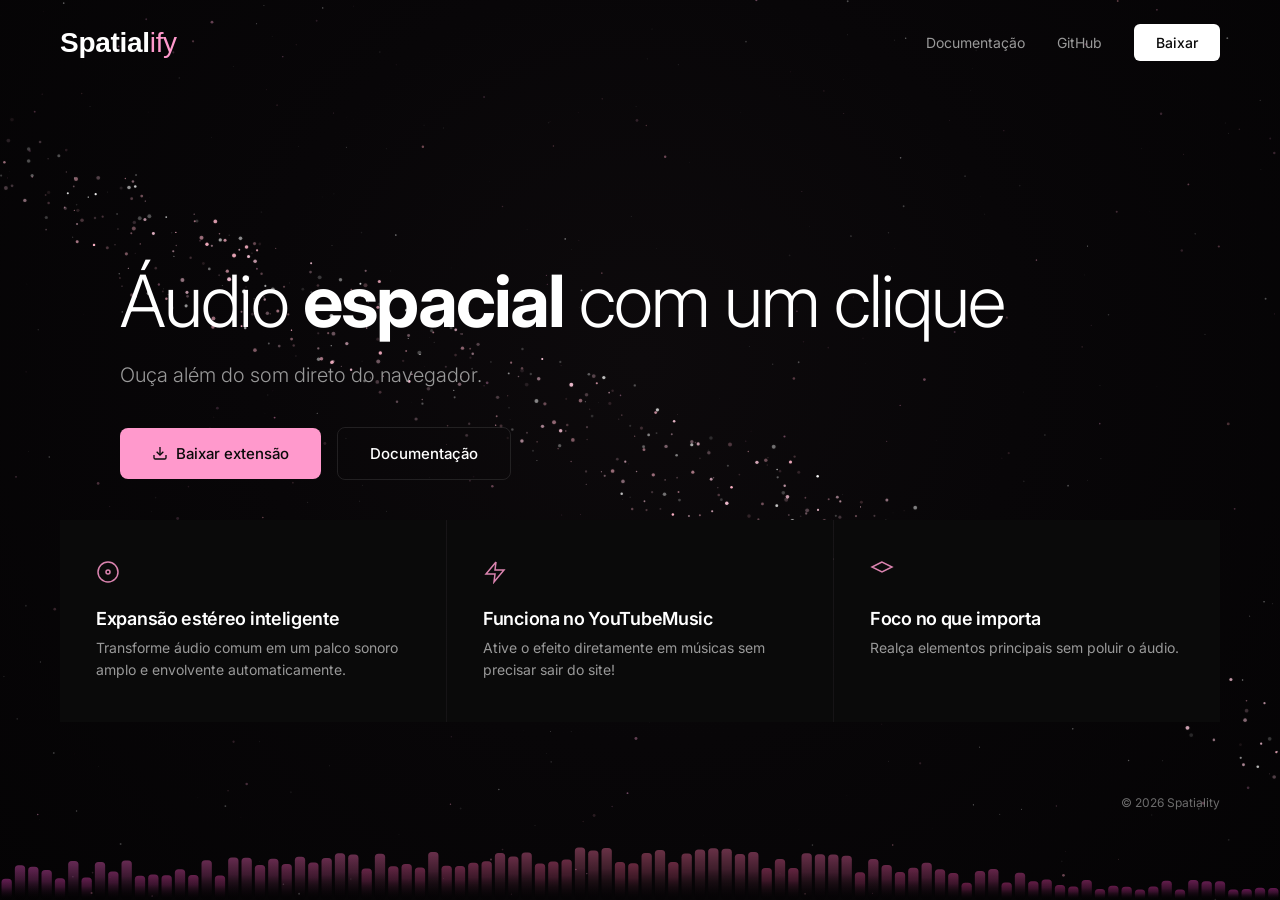
<file: index.html>
<!DOCTYPE html>
<html lang="pt-BR">
<head>
<meta charset="UTF-8">
<meta name="viewport" content="width=device-width, initial-scale=1.0">
<title>Spatiality</title>
<link rel="icon" type="image/png" href="assets/logonav.png">

<!-- Fonts -->
<link rel="preconnect" href="https://fonts.googleapis.com">
<link rel="preconnect" href="https://fonts.gstatic.com" crossorigin>
<link href="https://fonts.googleapis.com/css2?family=Inter:wght@300;400;500;600;700&display=swap" rel="stylesheet">
<link href="https://api.fontshare.com/v2/css?f[]=clash-display@400,500,600,700&display=swap" rel="stylesheet">

<link rel="stylesheet" href="css/style.css">
</head>

<body>

    <canvas class="space-bg" id="spaceBg"></canvas>

    <div class="wrapper">
        <header class="header">
            <a href="#" class="logo">Spatial<span>ify</span></a>
            <nav class="nav">
                <a href="docs.html" class="nav-link">Documentação</a>
                <a href="https://github.com/YasminBevilaqua/Spatialify" class="nav-link" target="_blank">GitHub</a>
                <a href="https://addons.mozilla.org/en-US/firefox/addon/spatialify/" class="nav-btn" target="_blank">Baixar</a>
            </nav>
        </header>

        <div class="main-content">
            <section class="hero">
                <h1 class="hero-title">
                    Áudio <strong>espacial</strong> com um clique
                </h1>
                <p class="hero-desc">
                    Ouça além do som direto do navegador. 
                </p>
                <div class="hero-actions">
                    <a href="https://addons.mozilla.org/en-US/firefox/addon/spatialify/" class="btn btn-primary" target="_blank">
                        <svg width="16" height="16" viewBox="0 0 24 24" fill="none" stroke="currentColor" stroke-width="2">
                            <path d="M21 15v4a2 2 0 01-2 2H5a2 2 0 01-2-2v-4"/>
                            <polyline points="7 10 12 15 17 10"/>
                            <line x1="12" y1="15" x2="12" y2="3"/>
                        </svg>
                        Baixar extensão
                    </a>
                    <a href="docs.html" class="btn btn-ghost">
                        Documentação
                    </a>
                </div>
            </section>

            <div class="features">
                <div class="feature">
                    <svg class="feature-icon" viewBox="0 0 24 24" fill="none" stroke="currentColor" stroke-width="1.5">
                        <circle cx="12" cy="12" r="10"/>
                        <circle cx="12" cy="12" r="2"/>
                    </svg>
                    <h3 class="feature-title">Expansão estéreo inteligente</h3>
                    <p class="feature-desc">Transforme áudio comum em um palco sonoro amplo e envolvente automaticamente.</p>
                </div>
                <div class="feature">
                    <svg class="feature-icon" viewBox="0 0 24 24" fill="none" stroke="currentColor" stroke-width="1.5">
                        <polyline points="13 2 3 14 12 14 11 22 21 10 12 10 13 2"/>
                    </svg>
                    <h3 class="feature-title">Funciona no YouTubeMusic</h3>
                    <p class="feature-desc">Ative o efeito diretamente em músicas sem precisar sair do site!</p>
                </div>
                <div class="feature">
                    <svg class="feature-icon" viewBox="0 0 24 24" fill="none" stroke="currentColor" stroke-width="1.5">
                        <path d="M12 2L2 7l10 5 10-5-10-5z"/>
                    </svg>
                    <h3 class="feature-title">Foco no que importa</h3>
                    <p class="feature-desc">Realça elementos principais sem poluir o áudio.</p>
                </div>
            </div>
        </div>
    </div>

    <div class="copyright">© 2026 Spatiality</div>

    <div class="viz-footer">
        <canvas id="viz"></canvas>
    </div>

    <script defer>
        (function() {
            "use strict";

            // ================================================================
            // FUNDO ESPACIAL - ADAPTADO PARA AS CORES DO SITE (#ff99cc)
            // ================================================================
            const spaceCanvas = document.getElementById('spaceBg');
            const ctx = spaceCanvas.getContext('2d');
            let spaceTime = 0;
            let spaceAnimationFrame = null;
            
            const BG_STARS = 400;
            const MILKY_WAY_STARS = 600;
            
            // Estrelas de fundo
            const bgStars = [];
            for (let i = 0; i < BG_STARS; i++) {
                bgStars.push({
                    x: Math.random(),
                    y: Math.random(),
                    size: Math.random() * 0.8 + 0.2,
                    alpha: Math.random() * 0.4 + 0.1,
                    twinkleSpeed: 0.01 + Math.random() * 0.02,
                    twinklePhase: Math.random() * Math.PI * 2,
                    color: Math.random() > 0.85 ? [255, 153, 204] : [255, 255, 255]
                });
            }
            
            // Via Láctea
            const milkyWayStars = [];
            for (let i = 0; i < MILKY_WAY_STARS; i++) {
                const t = Math.random();
                const spread = (Math.random() - 0.5) * 0.25;
                const x = t + spread * 0.8;
                const y = t * 0.6 + 0.2 + spread;
                
                if (x >= 0 && x <= 1 && y >= 0 && y <= 1) {
                    milkyWayStars.push({
                        x: x,
                        y: y,
                        baseX: x,
                        baseY: y,
                        size: Math.random() * 1.5 + 0.5,
                        alpha: Math.random() * 0.7 + 0.3,
                        twinkleSpeed: 0.015 + Math.random() * 0.025,
                        twinklePhase: Math.random() * Math.PI * 2,
                        driftSpeed: 0.0002 + Math.random() * 0.0003,
                        driftPhase: Math.random() * Math.PI * 2,
                        color: Math.random() > 0.6 ? [255, 200, 220] :
                               Math.random() > 0.4 ? [255, 180, 200] :
                               [255, 255, 255]
                    });
                }
            }
            
            // Poeira cósmica
            const cosmicDust = [];
            for (let i = 0; i < 150; i++) {
                cosmicDust.push({
                    x: Math.random(),
                    y: Math.random(),
                    vx: (Math.random() - 0.5) * 0.0003,
                    vy: (Math.random() - 0.5) * 0.0003,
                    size: Math.random() * 1.2 + 0.3,
                    alpha: Math.random() * 0.4 + 0.15,
                    hue: 320 + Math.random() * 30
                });
            }

            function resizeSpaceCanvas() {
                spaceCanvas.width = window.innerWidth;
                spaceCanvas.height = window.innerHeight;
            }
            window.addEventListener('resize', resizeSpaceCanvas);
            resizeSpaceCanvas();

            function drawSpace() {
                const w = spaceCanvas.width;
                const h = spaceCanvas.height;
                
                if (w === 0 || h === 0) {
                    spaceAnimationFrame = requestAnimationFrame(drawSpace);
                    return;
                }
                
                // Fundo escuro com tom rosado
                const bgGrad = ctx.createRadialGradient(w * 0.5, h * 0.4, 0, w * 0.5, h * 0.4, Math.max(w, h));
                bgGrad.addColorStop(0, '#0d0a0c');
                bgGrad.addColorStop(0.3, '#080608');
                bgGrad.addColorStop(0.7, '#040304');
                bgGrad.addColorStop(1, '#010101');
                ctx.fillStyle = bgGrad;
                ctx.fillRect(0, 0, w, h);
                
                // Via Láctea com tons rosados
                milkyWayStars.forEach(star => {
                    star.driftPhase += star.driftSpeed;
                    const driftX = Math.cos(star.driftPhase) * 0.008;
                    const driftY = Math.sin(star.driftPhase * 0.7) * 0.005;
                    
                    const sx = (star.baseX + driftX) * w;
                    const sy = (star.baseY + driftY) * h;
                    
                    const twinkle = Math.sin(spaceTime * star.twinkleSpeed + star.twinklePhase);
                    const currentAlpha = star.alpha * (0.6 + twinkle * 0.4);
                    
                    const [r, g, b] = star.color;
                    
                    const glowSize = star.size * 2;
                    const glow = ctx.createRadialGradient(sx, sy, 0, sx, sy, glowSize);
                    glow.addColorStop(0, `rgba(${r}, ${g}, ${b}, ${currentAlpha * 0.3})`);
                    glow.addColorStop(1, 'transparent');
                    ctx.fillStyle = glow;
                    ctx.beginPath();
                    ctx.arc(sx, sy, glowSize, 0, Math.PI * 2);
                    ctx.fill();
                    
                    ctx.fillStyle = `rgba(${r}, ${g}, ${b}, ${currentAlpha})`;
                    ctx.beginPath();
                    ctx.arc(sx, sy, star.size, 0, Math.PI * 2);
                    ctx.fill();
                });
                
                // Estrelas de fundo
                bgStars.forEach(star => {
                    const twinkle = Math.sin(spaceTime * star.twinkleSpeed + star.twinklePhase);
                    const currentAlpha = star.alpha * (0.5 + twinkle * 0.5);
                    const sx = star.x * w;
                    const sy = star.y * h;
                    
                    const [r, g, b] = star.color;
                    ctx.fillStyle = `rgba(${r}, ${g}, ${b}, ${currentAlpha})`;
                    ctx.beginPath();
                    ctx.arc(sx, sy, star.size, 0, Math.PI * 2);
                    ctx.fill();
                });
                
                // Poeira cósmica rosada
                cosmicDust.forEach(p => {
                    p.x += p.vx;
                    p.y += p.vy;
                    
                    if (p.x < 0) p.x = 1;
                    if (p.x > 1) p.x = 0;
                    if (p.y < 0) p.y = 1;
                    if (p.y > 1) p.y = 0;
                    
                    const px = p.x * w;
                    const py = p.y * h;
                    
                    ctx.fillStyle = `hsla(${p.hue}, 40%, 65%, ${p.alpha})`;
                    ctx.beginPath();
                    ctx.arc(px, py, p.size, 0, Math.PI * 2);
                    ctx.fill();
                });
                
                spaceTime += 0.016;
                spaceAnimationFrame = requestAnimationFrame(drawSpace);
            }
            drawSpace();

            // ================================================================
            // VISUALIZADOR DE BARRINHAS
            // ================================================================
            const canvas = document.getElementById("viz");
            let vizAnimationFrame = null;
            
            const BARS = 96;
            let phases = new Array(BARS).fill(0).map(() => Math.random() * Math.PI * 2);
            let smoothValues = new Array(BARS).fill(0.3);
            
            let timeViz = 0;
            
            if (!CanvasRenderingContext2D.prototype.roundRect) {
                CanvasRenderingContext2D.prototype.roundRect = function(x, y, w, h, r) {
                    if (w < 2 * r) r = w / 2;
                    if (h < 2 * r) r = h / 2;
                    this.moveTo(x + r, y);
                    this.lineTo(x + w - r, y);
                    this.quadraticCurveTo(x + w, y, x + w, y + r);
                    this.lineTo(x + w, y + h - r);
                    this.quadraticCurveTo(x + w, y + h, x + w - r, y + h);
                    this.lineTo(x + r, y + h);
                    this.quadraticCurveTo(x, y + h, x, y + h - r);
                    this.lineTo(x, y + r);
                    this.quadraticCurveTo(x, y, x + r, y);
                    return this;
                };
            }

            function drawViz() {
                if (!canvas) return;
                
                const ctxViz = canvas.getContext('2d');
                const W = canvas.offsetWidth;
                const H = canvas.offsetHeight;

                if (W === 0 || H === 0) {
                    vizAnimationFrame = requestAnimationFrame(drawViz);
                    return;
                }

                if (canvas.width !== W || canvas.height !== H) {
                    canvas.width = W;
                    canvas.height = H;
                }

                ctxViz.clearRect(0, 0, W, H);
                
                timeViz += 0.02;
                const barWidth = W / BARS;

                for (let i = 0; i < BARS; i++) {
                    const t = i / (BARS - 1);
                    
                    const centerDist = Math.abs(t - 0.5) * 2;
                    const baseShape = Math.exp(-centerDist * centerDist * 2.5) * 0.5;
                    
                    const wave1 = Math.sin(timeViz * 1.5 + t * 4) * 0.2;
                    const wave2 = Math.sin(timeViz * 2.5 + i * 0.3 + phases[i]) * 0.15;
                    const wave3 = Math.cos(timeViz * 1.8 + t * 6) * 0.1;
                    
                    let targetValue = 0.2 + baseShape + wave1 + wave2 + wave3;
                    
                    targetValue = Math.max(0.15, Math.min(0.8, targetValue));
                    
                    const diff = targetValue - smoothValues[i];
                    smoothValues[i] += diff * 0.08;
                    
                    const value = smoothValues[i];
                    const barHeight = value * H * 0.85;
                    
                    const x = i * barWidth;
                    
                    const hue = 315 + (1 - centerDist) * 25;
                    const saturation = 65;
                    const lightness = 48 + value * 22;
                    
                    const gradient = ctxViz.createLinearGradient(0, H - barHeight, 0, H);
                    gradient.addColorStop(0, `hsla(${hue}, ${saturation}%, ${lightness}%, 0.9)`);
                    gradient.addColorStop(0.4, `hsla(${hue}, ${saturation - 8}%, ${lightness - 4}%, 0.55)`);
                    gradient.addColorStop(1, 'transparent');
                    
                    ctxViz.fillStyle = gradient;
                    
                    const gap = 3;
                    const w = Math.max(2, barWidth - gap);
                    const bx = x + gap / 2;
                    const by = H - barHeight;
                    const radius = Math.min(4, w * 0.35);
                    
                    ctxViz.beginPath();
                    ctxViz.roundRect(bx, by, w, barHeight, radius);
                    ctxViz.fill();
                }

                vizAnimationFrame = requestAnimationFrame(drawViz);
            }
            
            drawViz();

            window.addEventListener('beforeunload', () => {
                if (spaceAnimationFrame) cancelAnimationFrame(spaceAnimationFrame);
                if (vizAnimationFrame) cancelAnimationFrame(vizAnimationFrame);
            });
        })();
    </script>

</body>
</html>
</file>
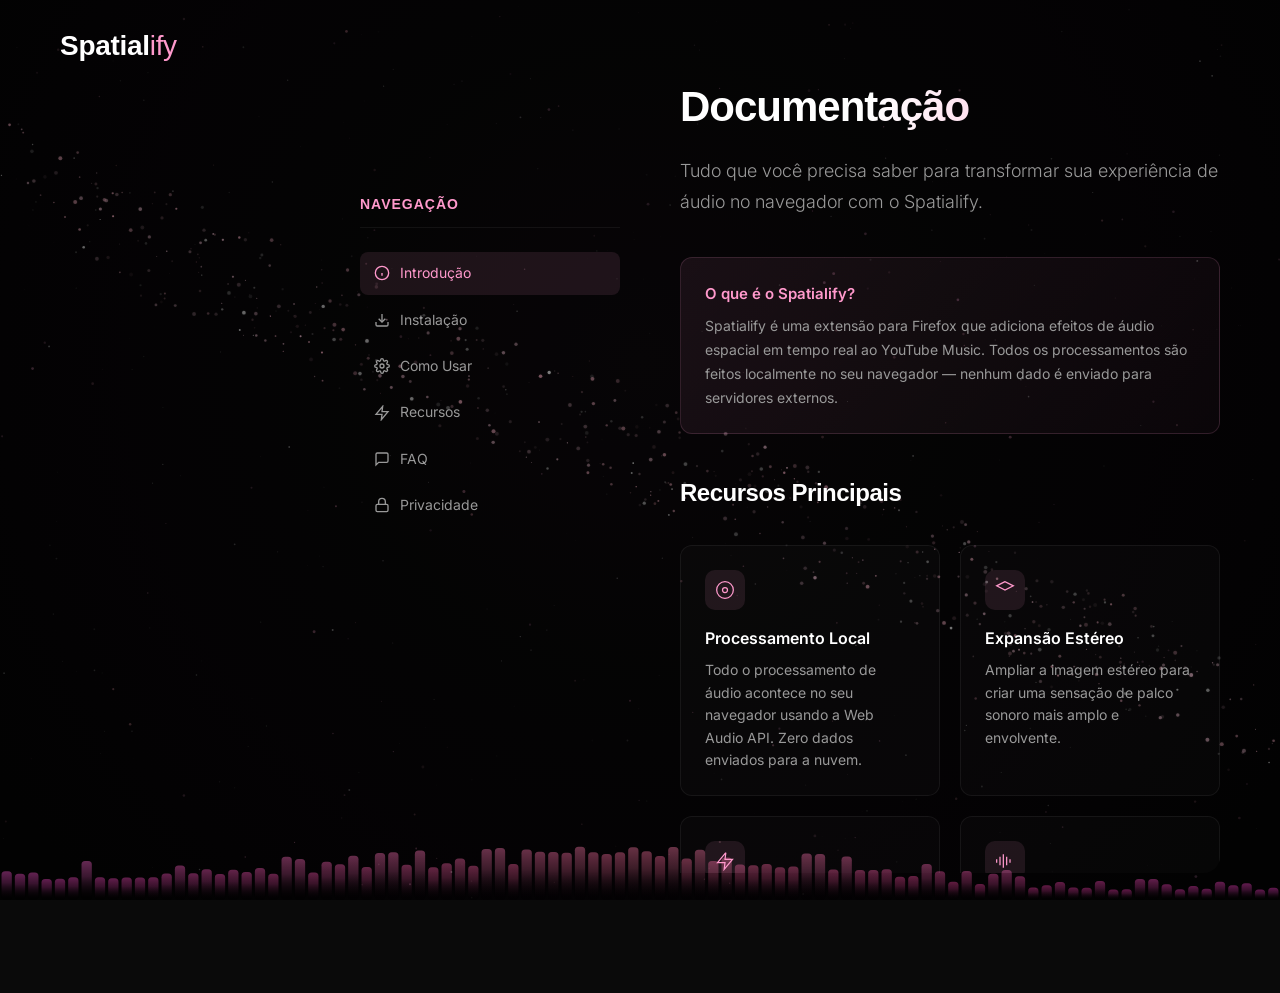
<file: docs.html>
<!DOCTYPE html>
<html lang="pt-BR">
<head>
<meta charset="UTF-8">
<meta name="viewport" content="width=device-width, initial-scale=1.0">
<title>Spatialify · Documentação</title>
<link rel="icon" type="image/png" href="assets/logonav.png">

<!-- Fonts -->
<link rel="preconnect" href="https://fonts.googleapis.com">
<link rel="preconnect" href="https://fonts.gstatic.com" crossorigin>
<link href="https://fonts.googleapis.com/css2?family=Inter:wght@300;400;500;600;700&display=swap" rel="stylesheet">
<link href="https://api.fontshare.com/v2/css?f[]=clash-display@400,500,600,700&display=swap" rel="stylesheet">

<link rel="stylesheet" href="css/docs.css">
</head>

<body>
    <canvas class="space-bg" id="spaceBg"></canvas>

    <div class="wrapper">
        <header class="header">
            <a href="index.html" class="logo">Spatial<span>ify</span></a>
        </header>

        <div class="main-content">
            <div class="doc-container">
                <!-- Sidebar -->
                <aside class="doc-sidebar">
                    <div class="sidebar-title">Navegação</div>
                    <nav class="sidebar-nav">
                        <a href="#introducao" class="sidebar-link active">
                            <svg width="16" height="16" viewBox="0 0 24 24" fill="none" stroke="currentColor" stroke-width="2">
                                <circle cx="12" cy="12" r="10"/>
                                <path d="M12 16v-4M12 8h.01"/>
                            </svg>
                            Introdução
                        </a>
                        <a href="#instalacao" class="sidebar-link">
                            <svg width="16" height="16" viewBox="0 0 24 24" fill="none" stroke="currentColor" stroke-width="2">
                                <path d="M21 15v4a2 2 0 01-2 2H5a2 2 0 01-2-2v-4"/>
                                <polyline points="7 10 12 15 17 10"/>
                                <line x1="12" y1="15" x2="12" y2="3"/>
                            </svg>
                            Instalação
                        </a>
                        <a href="#uso" class="sidebar-link">
                            <svg width="16" height="16" viewBox="0 0 24 24" fill="none" stroke="currentColor" stroke-width="2">
                                <circle cx="12" cy="12" r="3"/>
                                <path d="M19.4 15a1.65 1.65 0 00.33 1.82l.06.06a2 2 0 010 2.83 2 2 0 01-2.83 0l-.06-.06a1.65 1.65 0 00-1.82-.33 1.65 1.65 0 00-1 1.51V21a2 2 0 01-2 2 2 2 0 01-2-2v-.09A1.65 1.65 0 009 19.4a1.65 1.65 0 00-1.82.33l-.06.06a2 2 0 01-2.83 0 2 2 0 010-2.83l.06-.06a1.65 1.65 0 00.33-1.82 1.65 1.65 0 00-1.51-1H3a2 2 0 01-2-2 2 2 0 012-2h.09A1.65 1.65 0 004.6 9a1.65 1.65 0 00-.33-1.82l-.06-.06a2 2 0 010-2.83 2 2 0 012.83 0l.06.06a1.65 1.65 0 001.82.33H9a1.65 1.65 0 001-1.51V3a2 2 0 012-2 2 2 0 012 2v.09a1.65 1.65 0 001 1.51 1.65 1.65 0 001.82-.33l.06-.06a2 2 0 012.83 0 2 2 0 010 2.83l-.06.06a1.65 1.65 0 00-.33 1.82V9a1.65 1.65 0 001.51 1H21a2 2 0 012 2 2 2 0 01-2 2h-.09a1.65 1.65 0 00-1.51 1z"/>
                            </svg>
                            Como Usar
                        </a>
                        <a href="#recursos" class="sidebar-link">
                            <svg width="16" height="16" viewBox="0 0 24 24" fill="none" stroke="currentColor" stroke-width="2">
                                <polygon points="13 2 3 14 12 14 11 22 21 10 12 10 13 2"/>
                            </svg>
                            Recursos
                        </a>
                        <a href="#faq" class="sidebar-link">
                            <svg width="16" height="16" viewBox="0 0 24 24" fill="none" stroke="currentColor" stroke-width="2">
                                <path d="M21 15a2 2 0 01-2 2H7l-4 4V5a2 2 0 012-2h14a2 2 0 012 2z"/>
                            </svg>
                            FAQ
                        </a>
                        <a href="#privacidade" class="sidebar-link">
                            <svg width="16" height="16" viewBox="0 0 24 24" fill="none" stroke="currentColor" stroke-width="2">
                                <rect x="3" y="11" width="18" height="11" rx="2" ry="2"/>
                                <path d="M7 11V7a5 5 0 0110 0v4"/>
                            </svg>
                            Privacidade
                        </a>
                    </nav>
                </aside>

                <!-- Content -->
                <main class="doc-content">
                    <!-- Introdução -->
                    <section class="doc-section" id="introducao">
                        <h1 class="doc-title">Documentação</h1>
                        <p class="doc-subtitle">
                            Tudo que você precisa saber para transformar sua experiência de áudio no navegador com o Spatialify.
                        </p>

                        <div class="info-box">
                            <div class="info-box-title">O que é o Spatialify?</div>
                            <div class="info-box-text">
                                Spatialify é uma extensão para Firefox que adiciona efeitos de áudio espacial em tempo real ao YouTube Music. Todos os processamentos são feitos localmente no seu navegador — nenhum dado é enviado para servidores externos.
                            </div>
                        </div>

                        <h2 class="doc-heading">Recursos Principais</h2>
                        <div class="doc-features">
                            <div class="doc-feature">
                                <div class="doc-feature-icon">
                                    <svg viewBox="0 0 24 24" fill="none" stroke="currentColor" stroke-width="1.5">
                                        <circle cx="12" cy="12" r="10"/>
                                        <circle cx="12" cy="12" r="3"/>
                                    </svg>
                                </div>
                                <div class="doc-feature-title">Processamento Local</div>
                                <div class="doc-feature-desc">
                                    Todo o processamento de áudio acontece no seu navegador usando a Web Audio API. Zero dados enviados para a nuvem.
                                </div>
                            </div>
                            <div class="doc-feature">
                                <div class="doc-feature-icon">
                                    <svg viewBox="0 0 24 24" fill="none" stroke="currentColor" stroke-width="1.5">
                                        <path d="M12 2L2 7l10 5 10-5-10-5z"/>
                                    </svg>
                                </div>
                                <div class="doc-feature-title">Expansão Estéreo</div>
                                <div class="doc-feature-desc">
                                    Ampliar a imagem estéreo para criar uma sensação de palco sonoro mais amplo e envolvente.
                                </div>
                            </div>
                            <div class="doc-feature">
                                <div class="doc-feature-icon">
                                    <svg viewBox="0 0 24 24" fill="none" stroke="currentColor" stroke-width="1.5">
                                        <polyline points="13 2 3 14 12 14 11 22 21 10 12 10 13 2"/>
                                    </svg>
                                </div>
                                <div class="doc-feature-title">Efeito Haas</div>
                                <div class="doc-feature-desc">
                                    Atraso sutil entre canais para criar percepção de profundidade e espaço no áudio.
                                </div>
                            </div>
                            <div class="doc-feature">
                                <div class="doc-feature-icon">
                                    <svg viewBox="0 0 24 24" fill="none" stroke="currentColor" stroke-width="1.5">
                                        <path d="M2 10v4M6 7v10M10 4v16M14 7v10M18 10v4"/>
                                    </svg>
                                </div>
                                <div class="doc-feature-title">Inversão de Fase</div>
                                <div class="doc-feature-desc">
                                    Ajuste fino da fase do canal direito para maior controle sobre a imagem estéreo.
                                </div>
                            </div>
                        </div>
                    </section>

                    <!-- Instalação -->
                    <section class="doc-section" id="instalacao">
                        <h2 class="doc-heading">Instalação</h2>
                        <p class="doc-text">
                            A instalação do Spatialify é simples e rápida. Siga os passos abaixo para começar a usar a extensão em seu Firefox.
                        </p>

                        <div class="steps">
                            <div class="step">
                                <div class="step-number">1</div>
                                <div class="step-content">
                                    <div class="step-title">Baixe o arquivo da extensão</div>
                                    <div class="step-desc">
                                        Obtenha o arquivo <code>spatialify.zip</code> ou <code>spatialify.xpi</code> da página de releases do projeto ou do Firefox Add-ons.
                                    </div>
                                </div>
                            </div>
                            <div class="step">
                                <div class="step-number">2</div>
                                <div class="step-content">
                                    <div class="step-title">Acesse about:debugging</div>
                                    <div class="step-desc">
                                        No Firefox, digite <code>about:debugging#/runtime/this-firefox</code> na barra de endereços e pressione Enter.
                                    </div>
                                </div>
                            </div>
                            <div class="step">
                                <div class="step-number">3</div>
                                <div class="step-content">
                                    <div class="step-title">Carregue a extensão</div>
                                    <div class="step-desc">
                                        Clique em <strong>"Carregar extensão temporária..."</strong> e selecione o arquivo <code>manifest.json</code> da pasta da extensão (ou o arquivo .xpi completo).
                                    </div>
                                </div>
                            </div>
                            <div class="step">
                                <div class="step-number">4</div>
                                <div class="step-content">
                                    <div class="step-title">Acesse o YouTube Music</div>
                                    <div class="step-desc">
                                        Abra <code>music.youtube.com</code> em uma nova aba. O ícone do Spatialify aparecerá na toolbar quando o site for detectado.
                                    </div>
                                </div>
                            </div>
                        </div>

                        <div class="info-box">
                            <div class="info-box-title">Dica Pro</div>
                            <div class="info-box-text">
                                Para instalação permanente sem modo desenvolvedor, instale diretamente pelo <strong>Firefox Add-ons</strong> (addons.mozilla.org) quando disponível. Assim a extensão atualiza automaticamente.
                            </div>
                        </div>
                    </section>

                    <!-- Como Usar -->
                    <section class="doc-section" id="uso">
                        <h2 class="doc-heading">Como Usar</h2>
                        <p class="doc-text">
                            O Spatialify possui duas interfaces principais: o <strong>popup rápido</strong> na toolbar e o <strong>painel de configurações avançadas</strong>.
                        </p>

                        <h3 class="doc-heading-small">Popup Rápido</h3>
                        <p class="doc-text">
                            Clique no ícone do Spatialify na toolbar do Firefox para abrir o popup. Aqui você encontra:
                        </p>
                        <ul class="doc-list">
                            <li><strong>Toggle Áudio Espacial:</strong> Liga/desliga o processamento com um clique</li>
                            <li><strong>Slider de Intensidade:</strong> Controle rápido da intensidade do efeito (0-100%)</li>
                            <li><strong>Presets:</strong> Escolha entre <strong>Sutil</strong>, <strong>Amplo</strong> ou <strong>Ultra</strong> para ajustes rápidos</li>
                            <li><strong>Botão Avançado:</strong> Abre o painel completo de configurações</li>
                        </ul>

                        <h3 class="doc-heading-small">Painel de Configurações</h3>
                        <p class="doc-text">
                            Acesse controles detalhados clicando em "Avançado" no popup ou indo em <code>about:addons</code> → Spatialify → Preferências.
                        </p>

                        <table class="doc-table">
                            <thead>
                                <tr>
                                    <th>Controle</th>
                                    <th>Descrição</th>
                                    <th>Intervalo</th>
                                </tr>
                            </thead>
                            <tbody>
                                <tr>
                                    <td><strong>Largura Estéreo</strong></td>
                                    <td>Controla a expansão lateral da imagem estéreo. Valores altos criam sensação de "palco" mais amplo.</td>
                                    <td>0% - 200%</td>
                                </tr>
                                <tr>
                                    <td><strong>Efeito Haas</strong></td>
                                    <td>Atraso em milissegundos entre canais. Adiciona profundidade e sensação de espaço.</td>
                                    <td>0ms - 30ms</td>
                                </tr>
                                <tr>
                                    <td><strong>Inversão de Fase</strong></td>
                                    <td>Inverte a fase do canal direito. Use com cuidado — pode cancelar frequências quando somado a mono.</td>
                                    <td>On/Off</td>
                                </tr>
                                <tr>
                                    <td><strong>Compensação de Ganho</strong></td>
                                    <td>Reduz o volume para compensar o aumento de energia causado pelo processamento.</td>
                                    <td>0dB - -12dB</td>
                                </tr>
                            </tbody>
                        </table>

                        <h3 class="doc-heading-small">Presets Personalizados</h3>
                        <p class="doc-text">
                            No painel de configurações, você pode salvar suas próprias configurações:
                        </p>
                        <ol class="doc-list">
                            <li>Ajuste os sliders para sua preferência</li>
                            <li>Digite um nome no campo "Salvar Preset"</li>
                            <li>Clique em <strong>Salvar</strong></li>
                            <li>Seu preset aparecerá na lista ao lado</li>
                        </ol>
                        <p class="doc-text">
                            Para deletar um preset personalizado, passe o mouse sobre ele e clique no ícone de lixeira.
                        </p>
                    </section>

                    <!-- Recursos -->
                    <section class="doc-section" id="recursos">
                        <h2 class="doc-heading">Entendendo os Recursos</h2>

                        <h3 class="doc-heading-small">O que é Áudio Espacial?</h3>
                        <p class="doc-text">
                            Áudio espacial refere-se a técnicas de processamento que criam uma sensação de dimensão, profundidade e posicionamento no som. Diferente de simplesmente aumentar o volume, o Spatialify manipula a <strong>imagem estéreo</strong> — a distribuição do som entre os canais esquerdo e direito.
                        </p>

                        <h3 class="doc-heading-small">Tecnologias Utilizadas</h3>
                        <div class="doc-features">
                            <div class="doc-feature">
                                <div class="doc-feature-icon">
                                    <svg viewBox="0 0 24 24" fill="none" stroke="currentColor" stroke-width="1.5">
                                        <rect x="2" y="3" width="20" height="14" rx="2" ry="2"/>
                                        <line x1="8" y1="21" x2="16" y2="21"/>
                                        <line x1="12" y1="17" x2="12" y2="21"/>
                                    </svg>
                                </div>
                                <div class="doc-feature-title">Web Audio API</div>
                                <div class="doc-feature-desc">
                                    API nativa do navegador para processamento de áudio de alta performance em tempo real.
                                </div>
                            </div>
                            <div class="doc-feature">
                                <div class="doc-feature-icon">
                                    <svg viewBox="0 0 24 24" fill="none" stroke="currentColor" stroke-width="1.5">
                                        <path d="M12 22s8-4 8-10V5l-8-3-8 3v7c0 6 8 10 8 10z"/>
                                    </svg>
                                </div>
                                <div class="doc-feature-title">Content Scripts</div>
                                <div class="doc-feature-desc">
                                    Injeção segura de código diretamente na página do YouTube Music para acesso ao elemento de áudio.
                                </div>
                            </div>
                        </div>

                        <h3 class="doc-heading-small">Compatibilidade</h3>
                        <p class="doc-text">
                            O Spatialify foi projetado exclusivamente para o <strong>YouTube Music</strong> (music.youtube.com). Ele detecta automaticamente quando você está no site compatível e ativa os controles.
                        </p>
                        <div class="info-box">
                            <div class="info-box-title">Por que só YouTube Music?</div>
                            <div class="info-box-text">
                                A extensão precisa acessar o elemento <code>&lt;audio&gt;</code> ou <code>&lt;video&gt;</code> da página para aplicar o processamento. Cada site tem uma estrutura diferente, e atualmente o Spatialify é otimizado apenas para o player do YouTube Music.
                            </div>
                        </div>
                    </section>

                    <!-- FAQ -->
                    <section class="doc-section" id="faq">
                        <h2 class="doc-heading">Perguntas Frequentes</h2>

                        <h3 class="doc-heading-small">A extensão é gratuita?</h3>
                        <p class="doc-text">
                            Sim! O Spatialify é completamente gratuito e open source. Não há anúncios, nem compras dentro do app.
                        </p>

                        <h3 class="doc-heading-small">Por que o ícone está cinza/desativado?</h3>
                        <p class="doc-text">
                            O ícone fica ativo apenas quando você está em uma aba com <code>music.youtube.com</code> aberto. Se estiver em outro site, o popup mostrará uma mensagem indicando para abrir o YouTube Music.
                        </p>

                        <h3 class="doc-heading-small">O áudio fica com delay?</h3>
                        <p class="doc-text">
                            O processamento é feito em tempo real pela Web Audio API e não adiciona latência perceptível. O delay configurado no <strong>Efeito Haas</strong> é intencional para criar profundidade — se preferir áudio mais "seco", deixe este controle em 0ms.
                        </p>

                        <h3 class="doc-heading-small">Posso usar com fones Bluetooth?</h3>
                        <p class="doc-text">
                            Sim! O processamento acontece antes do áudio sair do navegador, então funciona com qualquer dispositivo de saída: fones com fio, Bluetooth, caixas de som, etc.
                        </p>

                        <h3 class="doc-heading-small">Por que o volume diminui quando ativo?</h3>
                        <p class="doc-text">
                            O processamento de áudio pode aumentar a energia total do sinal (especialmente com expansão estéreo). Use o slider <strong>Compensação de Ganho</strong> para ajustar o volume final ao seu gosto.
                        </p>

                        <h3 class="doc-heading-small">Como desinstalar?</h3>
                        <p class="doc-text">
                            Vá em <code>about:addons</code> no Firefox, encontre "Spatialify" na lista, clique no menu (⋯) e selecione <strong>Remover</strong>.
                        </p>

                        <h3 class="doc-heading-small">A extensão coleta meus dados?</h3>
                        <p class="doc-text">
                            <strong>Absolutamente não.</strong> Todo o processamento é local. Não coletamos histórico de reprodução, preferências musicais, ou qualquer dado pessoal. Veja a seção de Privacidade abaixo para mais detalhes.
                        </p>
                    </section>

                    <!-- Privacidade -->
                    <section class="doc-section" id="privacidade">
                        <h2 class="doc-heading">Privacidade & Segurança</h2>

                        <div class="info-box">
                            <div class="info-box-title">Compromisso de Zero Dados</div>
                            <div class="info-box-text">
                                O Spatialify foi projetado com privacidade em primeiro lugar. Nenhum dado de áudio, histórico de navegação ou preferências do usuário sai do seu computador.
                            </div>
                        </div>

                        <h3 class="doc-heading-small">O que é processado localmente</h3>
                        <ul class="doc-list">
                            <li>Stream de áudio do YouTube Music (em tempo real, não armazenado)</li>
                            <li>Seus presets personalizados (salvos no storage local do navegador)</li>
                            <li>Configurações de sliders (também local)</li>
                        </ul>

                        <h3 class="doc-heading-small">O que NUNCA é coletado</h3>
                        <ul class="doc-list">
                            <li>Histórico de músicas ouvidas</li>
                            <li>Conteúdo do áudio (letras, melodias, etc)</li>
                            <li>Dados de login do YouTube/Google</li>
                            <li>Informações de navegação em outros sites</li>
                            <li>Endereço IP ou localização</li>
                            <li>Estatísticas de uso</li>
                        </ul>

                        <h3 class="doc-heading-small">Permissões necessárias</h3>
                        <table class="doc-table">
                            <thead>
                                <tr>
                                    <th>Permissão</th>
                                    <th>Por que é necessária</th>
                                </tr>
                            </thead>
                            <tbody>
                                <tr>
                                    <td><strong>storage</strong></td>
                                    <td>Para salvar seus presets personalizados e configurações entre sessões.</td>
                                </tr>
                                <tr>
                                    <td><strong>host: music.youtube.com</strong></td>
                                    <td>Para acessar o player de áudio da página e aplicar o processamento.</td>
                                </tr>
                            </tbody>
                        </table>

                        <h3 class="doc-heading-small">Código Aberto</h3>
                        <p class="doc-text">
                            O código-fonte completo do Spatialify está disponível para auditoria.
                        </p>

                        <div class="code-block">
# Manifest v3 — permissões mínimas necessárias:
{
  "permissions": ["storage"],
  "host_permissions": ["*://music.youtube.com/*"]
}
                        </div>
                    </section>
                </main>
            </div>
        </div>

    </div>

    <div class="viz-footer">
        <canvas id="viz"></canvas>
    </div>

    <script defer>
        (function() {
            "use strict";

            // ================================================================
            // SCROLL GLOBAL NA JANELA
            // ================================================================
            const docContainer = document.querySelector('.doc-container');

            if (docContainer) {
                // Captura scroll do mouse em qualquer lugar da página
                window.addEventListener('wheel', function(e) {
                    // Sempre redireciona o scroll para a janela
                    e.preventDefault();
                    docContainer.scrollTop += e.deltaY;
                }, { passive: false });

                // Captura teclas de navegação (Page Up, Page Down, Home, End, Setas)
                window.addEventListener('keydown', function(e) {
                    const scrollAmount = 100;
                    const pageScroll = docContainer.clientHeight * 0.8;

                    switch(e.key) {
                        case 'ArrowDown':
                            e.preventDefault();
                            docContainer.scrollTop += scrollAmount;
                            break;
                        case 'ArrowUp':
                            e.preventDefault();
                            docContainer.scrollTop -= scrollAmount;
                            break;
                        case 'PageDown':
                            e.preventDefault();
                            docContainer.scrollTop += pageScroll;
                            break;
                        case 'PageUp':
                            e.preventDefault();
                            docContainer.scrollTop -= pageScroll;
                            break;
                        case 'Home':
                            e.preventDefault();
                            docContainer.scrollTop = 0;
                            break;
                        case 'End':
                            e.preventDefault();
                            docContainer.scrollTop = docContainer.scrollHeight;
                            break;
                        case ' ':
                            if (!e.target.matches('input, textarea')) {
                                e.preventDefault();
                                docContainer.scrollTop += pageScroll;
                            }
                            break;
                    }
                });
            }

            // ================================================================
            // FUNDO ESPACIAL
            // ================================================================
            const spaceCanvas = document.getElementById('spaceBg');
            const ctx = spaceCanvas.getContext('2d');
            let spaceTime = 0;
            let spaceAnimationFrame = null;
            
            const BG_STARS = 400;
            const MILKY_WAY_STARS = 600;
            
            const bgStars = [];
            for (let i = 0; i < BG_STARS; i++) {
                bgStars.push({
                    x: Math.random(),
                    y: Math.random(),
                    size: Math.random() * 0.8 + 0.2,
                    alpha: Math.random() * 0.4 + 0.1,
                    twinkleSpeed: 0.01 + Math.random() * 0.02,
                    twinklePhase: Math.random() * Math.PI * 2,
                    color: Math.random() > 0.85 ? [255, 153, 204] : [255, 255, 255]
                });
            }
            
            const milkyWayStars = [];
            for (let i = 0; i < MILKY_WAY_STARS; i++) {
                const t = Math.random();
                const spread = (Math.random() - 0.5) * 0.25;
                const x = t + spread * 0.8;
                const y = t * 0.6 + 0.2 + spread;
                
                if (x >= 0 && x <= 1 && y >= 0 && y <= 1) {
                    milkyWayStars.push({
                        x: x,
                        y: y,
                        baseX: x,
                        baseY: y,
                        size: Math.random() * 1.5 + 0.5,
                        alpha: Math.random() * 0.7 + 0.3,
                        twinkleSpeed: 0.015 + Math.random() * 0.025,
                        twinklePhase: Math.random() * Math.PI * 2,
                        driftSpeed: 0.0002 + Math.random() * 0.0003,
                        driftPhase: Math.random() * Math.PI * 2,
                        color: Math.random() > 0.6 ? [255, 200, 220] :
                               Math.random() > 0.4 ? [255, 180, 200] :
                               [255, 255, 255]
                    });
                }
            }
            
            const cosmicDust = [];
            for (let i = 0; i < 150; i++) {
                cosmicDust.push({
                    x: Math.random(),
                    y: Math.random(),
                    vx: (Math.random() - 0.5) * 0.0003,
                    vy: (Math.random() - 0.5) * 0.0003,
                    size: Math.random() * 1.2 + 0.3,
                    alpha: Math.random() * 0.4 + 0.15,
                    hue: 320 + Math.random() * 30
                });
            }

            function resizeSpaceCanvas() {
                spaceCanvas.width = window.innerWidth;
                spaceCanvas.height = window.innerHeight;
            }
            window.addEventListener('resize', resizeSpaceCanvas);
            resizeSpaceCanvas();

            function drawSpace() {
                const w = spaceCanvas.width;
                const h = spaceCanvas.height;
                
                if (w === 0 || h === 0) {
                    spaceAnimationFrame = requestAnimationFrame(drawSpace);
                    return;
                }
                
                const bgGrad = ctx.createRadialGradient(w * 0.5, h * 0.4, 0, w * 0.5, h * 0.4, Math.max(w, h));
                bgGrad.addColorStop(0, '#0d0a0c');
                bgGrad.addColorStop(0.3, '#080608');
                bgGrad.addColorStop(0.7, '#040304');
                bgGrad.addColorStop(1, '#010101');
                ctx.fillStyle = bgGrad;
                ctx.fillRect(0, 0, w, h);
                
                milkyWayStars.forEach(star => {
                    star.driftPhase += star.driftSpeed;
                    const driftX = Math.cos(star.driftPhase) * 0.008;
                    const driftY = Math.sin(star.driftPhase * 0.7) * 0.005;
                    
                    const sx = (star.baseX + driftX) * w;
                    const sy = (star.baseY + driftY) * h;
                    
                    const twinkle = Math.sin(spaceTime * star.twinkleSpeed + star.twinklePhase);
                    const currentAlpha = star.alpha * (0.6 + twinkle * 0.4);
                    
                    const [r, g, b] = star.color;
                    
                    const glowSize = star.size * 2;
                    const glow = ctx.createRadialGradient(sx, sy, 0, sx, sy, glowSize);
                    glow.addColorStop(0, `rgba(${r}, ${g}, ${b}, ${currentAlpha * 0.3})`);
                    glow.addColorStop(1, 'transparent');
                    ctx.fillStyle = glow;
                    ctx.beginPath();
                    ctx.arc(sx, sy, glowSize, 0, Math.PI * 2);
                    ctx.fill();
                    
                    ctx.fillStyle = `rgba(${r}, ${g}, ${b}, ${currentAlpha})`;
                    ctx.beginPath();
                    ctx.arc(sx, sy, star.size, 0, Math.PI * 2);
                    ctx.fill();
                });
                
                bgStars.forEach(star => {
                    const twinkle = Math.sin(spaceTime * star.twinkleSpeed + star.twinklePhase);
                    const currentAlpha = star.alpha * (0.5 + twinkle * 0.5);
                    const sx = star.x * w;
                    const sy = star.y * h;
                    
                    const [r, g, b] = star.color;
                    ctx.fillStyle = `rgba(${r}, ${g}, ${b}, ${currentAlpha})`;
                    ctx.beginPath();
                    ctx.arc(sx, sy, star.size, 0, Math.PI * 2);
                    ctx.fill();
                });
                
                cosmicDust.forEach(p => {
                    p.x += p.vx;
                    p.y += p.vy;
                    
                    if (p.x < 0) p.x = 1;
                    if (p.x > 1) p.x = 0;
                    if (p.y < 0) p.y = 1;
                    if (p.y > 1) p.y = 0;
                    
                    const px = p.x * w;
                    const py = p.y * h;
                    
                    ctx.fillStyle = `hsla(${p.hue}, 40%, 65%, ${p.alpha})`;
                    ctx.beginPath();
                    ctx.arc(px, py, p.size, 0, Math.PI * 2);
                    ctx.fill();
                });
                
                spaceTime += 0.016;
                spaceAnimationFrame = requestAnimationFrame(drawSpace);
            }
            drawSpace();

            // ================================================================
            // VISUALIZADOR DE BARRINHAS
            // ================================================================
            const canvas = document.getElementById("viz");
            let vizAnimationFrame = null;
            
            const BARS = 96;
            let phases = new Array(BARS).fill(0).map(() => Math.random() * Math.PI * 2);
            let smoothValues = new Array(BARS).fill(0.3);
            let timeViz = 0;
            
            if (!CanvasRenderingContext2D.prototype.roundRect) {
                CanvasRenderingContext2D.prototype.roundRect = function(x, y, w, h, r) {
                    if (w < 2 * r) r = w / 2;
                    if (h < 2 * r) r = h / 2;
                    this.moveTo(x + r, y);
                    this.lineTo(x + w - r, y);
                    this.quadraticCurveTo(x + w, y, x + w, y + r);
                    this.lineTo(x + w, y + h - r);
                    this.quadraticCurveTo(x + w, y + h, x + w - r, y + h);
                    this.lineTo(x + r, y + h);
                    this.quadraticCurveTo(x, y + h, x, y + h - r);
                    this.lineTo(x, y + r);
                    this.quadraticCurveTo(x, y, x + r, y);
                    return this;
                };
            }

            function drawViz() {
                if (!canvas) return;
                
                const ctxViz = canvas.getContext('2d');
                const W = canvas.offsetWidth;
                const H = canvas.offsetHeight;

                if (W === 0 || H === 0) {
                    vizAnimationFrame = requestAnimationFrame(drawViz);
                    return;
                }

                if (canvas.width !== W || canvas.height !== H) {
                    canvas.width = W;
                    canvas.height = H;
                }

                ctxViz.clearRect(0, 0, W, H);
                
                timeViz += 0.02;
                const barWidth = W / BARS;

                for (let i = 0; i < BARS; i++) {
                    const t = i / (BARS - 1);
                    
                    const centerDist = Math.abs(t - 0.5) * 2;
                    const baseShape = Math.exp(-centerDist * centerDist * 2.5) * 0.5;
                    
                    const wave1 = Math.sin(timeViz * 1.5 + t * 4) * 0.2;
                    const wave2 = Math.sin(timeViz * 2.5 + i * 0.3 + phases[i]) * 0.15;
                    const wave3 = Math.cos(timeViz * 1.8 + t * 6) * 0.1;
                    
                    let targetValue = 0.2 + baseShape + wave1 + wave2 + wave3;
                    
                    targetValue = Math.max(0.15, Math.min(0.8, targetValue));
                    
                    const diff = targetValue - smoothValues[i];
                    smoothValues[i] += diff * 0.08;
                    
                    const value = smoothValues[i];
                    const barHeight = value * H * 0.85;
                    
                    const x = i * barWidth;
                    
                    const hue = 315 + (1 - centerDist) * 25;
                    const saturation = 65;
                    const lightness = 48 + value * 22;
                    
                    const gradient = ctxViz.createLinearGradient(0, H - barHeight, 0, H);
                    gradient.addColorStop(0, `hsla(${hue}, ${saturation}%, ${lightness}%, 0.9)`);
                    gradient.addColorStop(0.4, `hsla(${hue}, ${saturation - 8}%, ${lightness - 4}%, 0.55)`);
                    gradient.addColorStop(1, 'transparent');
                    
                    ctxViz.fillStyle = gradient;
                    
                    const gap = 3;
                    const w = Math.max(2, barWidth - gap);
                    const bx = x + gap / 2;
                    const by = H - barHeight;
                    const radius = Math.min(4, w * 0.35);
                    
                    ctxViz.beginPath();
                    ctxViz.roundRect(bx, by, w, barHeight, radius);
                    ctxViz.fill();
                }

                vizAnimationFrame = requestAnimationFrame(drawViz);
            }
            
            drawViz();

            // ================================================================
            // NAVEGAÇÃO SUAVE
            // ================================================================
            document.querySelectorAll('a[href^="#"]').forEach(anchor => {
                anchor.addEventListener('click', function(e) {
                    e.preventDefault();
                    const target = document.querySelector(this.getAttribute('href'));
                    if (target) {
                        target.scrollIntoView({ behavior: 'smooth', block: 'start' });
                    }
                });
            });

            // Atualizar link ativo no scroll
            const sections = document.querySelectorAll('.doc-section');
            const sidebarLinks = document.querySelectorAll('.sidebar-link');

            function updateActiveLink() {
                let current = '';
                sections.forEach(section => {
                    const sectionTop = section.offsetTop;
                    if (pageYOffset >= sectionTop - 150) {
                        current = section.getAttribute('id');
                    }
                });

                sidebarLinks.forEach(link => {
                    link.classList.remove('active');
                    if (link.getAttribute('href') === '#' + current) {
                        link.classList.add('active');
                    }
                });
            }

            window.addEventListener('scroll', updateActiveLink);

            window.addEventListener('beforeunload', () => {
                if (spaceAnimationFrame) cancelAnimationFrame(spaceAnimationFrame);
                if (vizAnimationFrame) cancelAnimationFrame(vizAnimationFrame);
            });
        })();
    </script>

</body>
</html>
</file>
<file: css/style.css>
/* ========================================
   SPATIALIFY - MAIN PAGE STYLES
   ======================================== */

:root {
    --bg: #0a0a0a;
    --text: #ffffff;
    --text-secondary: #999999;
    --primary: #ff99cc;
    --border: rgba(255, 255, 255, 0.06);
}

* {
    margin: 0;
    padding: 0;
    box-sizing: border-box;
}

html, body {
    height: 100%;
    overflow: hidden;
}

body {
    background: var(--bg);
    font-family: 'Inter', sans-serif;
    color: var(--text);
    -webkit-font-smoothing: antialiased;
}

/* Background */
canvas.space-bg {
    position: fixed;
    inset: 0;
    z-index: 0;
    display: block;
}

/* Layout - altura total */
.wrapper {
    position: relative;
    z-index: 2;
    width: 100%;
    height: 100vh;
    display: flex;
    flex-direction: column;
    padding: 0 60px;
}

/* Header */
.header {
    display: flex;
    justify-content: space-between;
    align-items: center;
    padding: 24px 0;
    width: 100%;
    flex-shrink: 0;
}

.logo {
    font-family: 'Clash Display', sans-serif;
    font-size: 28px;
    font-weight: 600;
    letter-spacing: -0.3px;
    color: var(--text);
    text-decoration: none;
}

.logo span {
    color: var(--primary);
    font-weight: 400;
}

.nav {
    display: flex;
    gap: 32px;
    align-items: center;
}

.nav-link {
    color: var(--text-secondary);
    text-decoration: none;
    font-size: 14px;
    transition: color 0.2s;
}

.nav-link:hover {
    color: var(--text);
}

.nav-btn {
    padding: 10px 22px;
    border-radius: 6px;
    background: var(--text);
    color: var(--bg);
    text-decoration: none;
    font-size: 14px;
    font-weight: 500;
    transition: opacity 0.2s;
}

.nav-btn:hover {
    opacity: 0.8;
}

/* Conteúdo principal - ocupa espaço restante */
.main-content {
    flex: 1;
    display: flex;
    flex-direction: column;
    justify-content: center;
    gap: 40px;
    min-height: 0;
    padding: 20px 0;
}

/* Hero */
.hero {
    flex-shrink: 0;
    padding-left: 60px;
}

.hero-label {
    font-size: 12px;
    font-weight: 500;
    letter-spacing: 2px;
    text-transform: uppercase;
    color: var(--primary);
    margin-bottom: 20px;
}

.hero-title {
    font-size: 72px;
    font-weight: 300;
    line-height: 1.05;
    letter-spacing: -2px;
    margin-bottom: 20px;
    max-width: 100%;
    white-space: nowrap;
}

.hero-title strong {
    font-weight: 700;
}

.hero-desc {
    font-size: 20px;
    color: var(--text-secondary);
    line-height: 1.6;
    font-weight: 300;
    margin-bottom: 36px;
    max-width: 600px;
}

.hero-actions {
    display: flex;
    gap: 16px;
    align-items: center;
    flex-wrap: wrap;
}

.btn {
    padding: 16px 32px;
    border-radius: 8px;
    font-size: 15px;
    font-weight: 500;
    text-decoration: none;
    transition: all 0.2s;
    cursor: pointer;
    border: none;
    font-family: 'Inter', sans-serif;
    display: inline-flex;
    align-items: center;
    gap: 8px;
}

.btn-primary {
    background: var(--primary);
    color: var(--bg);
}

.btn-primary:hover {
    opacity: 0.85;
}

.btn-ghost {
    background: transparent;
    color: var(--text);
    border: 1px solid rgba(255, 255, 255, 0.1);
}

.btn-ghost:hover {
    background: rgba(255, 255, 255, 0.02);
    border-color: rgba(255, 255, 255, 0.2);
}

/* Features - grid que ocupa toda largura */
.features {
    display: grid;
    grid-template-columns: repeat(3, 1fr);
    gap: 1px;
    background: var(--border);
    flex-shrink: 0;
}

.feature {
    background: var(--bg);
    padding: 40px 36px;
    transition: background 0.2s;
}

.feature:hover {
    background: #0d0d0d;
}

.feature-icon {
    width: 24px;
    height: 24px;
    color: var(--primary);
    margin-bottom: 20px;
    opacity: 0.85;
}

.feature-title {
    font-size: 18px;
    font-weight: 600;
    margin-bottom: 8px;
    letter-spacing: -0.3px;
}

.feature-desc {
    font-size: 14px;
    color: var(--text-secondary);
    line-height: 1.6;
    font-weight: 400;
}

/* Copyright - canto inferior direito */
.copyright {
    position: fixed;
    bottom: 90px;
    right: 60px;
    z-index: 3;
    font-size: 12px;
    color: var(--text-secondary);
    opacity: 0.7;
}

/* Visualizador de barrinhas */
.viz-footer {
    position: fixed;
    bottom: 0;
    left: 0;
    width: 100%;
    height: 80px;
    z-index: 1;
    pointer-events: none;
    overflow: hidden;
    opacity: 0.5;
}

.viz-footer canvas {
    width: 100%;
    height: 100%;
    display: block;
}

/* ========== RESPONSIVO ========== */
@media (max-width: 1200px) {
    .hero-title {
        font-size: 60px;
    }
    
    .feature {
        padding: 36px 28px;
    }
    
    .hero {
        padding-left: 40px;
    }
}

@media (max-width: 900px) {
    .wrapper {
        padding: 0 32px;
    }
    
    .copyright {
        right: 32px;
    }
    
    .hero-title {
        font-size: 48px;
        letter-spacing: -1px;
    }
    
    .hero-desc {
        font-size: 18px;
        max-width: 500px;
    }
    
    .features {
        grid-template-columns: repeat(2, 1fr);
    }
    
    .feature {
        padding: 32px 24px;
    }
    
    .hero {
        padding-left: 20px;
    }
}

@media (max-width: 700px) {
    .wrapper {
        padding: 0 20px;
    }

    .copyright {
        right: 20px;
        bottom: 70px;
    }

    .header {
        padding: 20px 0;
    }

    .nav-link:nth-child(2),
    .nav-link:nth-child(3) {
        display: none;
    }
    
    .nav {
        gap: 16px;
    }

    .main-content {
        gap: 28px;
        padding: 16px 0;
    }

    .hero {
        padding-left: 0;
    }

    .hero-title {
        font-size: 36px;
        letter-spacing: -0.5px;
        white-space: normal;
    }

    .hero-desc {
        font-size: 16px;
        margin-bottom: 28px;
    }

    .hero-actions {
        flex-direction: column;
        width: 100%;
    }

    .btn {
        width: 100%;
        justify-content: center;
        padding: 14px 24px;
        font-size: 14px;
    }

    .features {
        grid-template-columns: 1fr;
    }

    .feature {
        padding: 28px 20px;
    }
    
    .feature-title {
        font-size: 16px;
    }
    
    .feature-desc {
        font-size: 13px;
    }
    
    .viz-footer {
        height: 60px;
    }
}

@media (max-width: 400px) {
    .hero-title {
        font-size: 28px;
    }
    
    .hero-desc {
        font-size: 15px;
    }
    
    .nav-link {
        font-size: 12px;
    }
    
    .nav-btn {
        padding: 8px 16px;
        font-size: 12px;
    }
}

/* Ajustes para telas menores em altura */
@media (max-height: 800px) {
    .hero-title {
        font-size: 56px;
    }
    
    .main-content {
        gap: 30px;
    }
    
    .feature {
        padding: 28px 24px;
    }
    
    .feature-icon {
        margin-bottom: 14px;
    }
}

@media (max-height: 700px) {
    .hero-title {
        font-size: 48px;
        margin-bottom: 14px;
    }
    
    .hero-desc {
        margin-bottom: 24px;
        font-size: 18px;
    }
    
    .main-content {
        gap: 24px;
    }
    
    .feature {
        padding: 24px 20px;
    }
    
    .hero-label {
        margin-bottom: 14px;
    }
}

@media (max-height: 600px) {
    .header {
        padding: 16px 0;
    }
    
    .hero-title {
        font-size: 40px;
    }
    
    .hero-desc {
        font-size: 16px;
        margin-bottom: 20px;
    }
    
    .main-content {
        gap: 20px;
    }
    
    .feature {
        padding: 20px 16px;
    }
    
    .feature-icon {
        margin-bottom: 10px;
    }
}

/* Animação de fade-in elemento por elemento */
@keyframes fadeIn {
    from {
        opacity: 0;
        transform: translateY(30px);
    }
    to {
        opacity: 1;
        transform: translateY(0);
    }
}

/* Todos os elementos principais começam invisíveis */
.wrapper > *,
.main-content > *,
.hero-actions > *,
.feature,
.step,
.faq-item {
    opacity: 0;
    animation: fadeIn 0.6s ease-out forwards;
}

/* Sequência do wrapper */
.wrapper > *:nth-child(1) { animation-delay: 0.1s; }
.wrapper > *:nth-child(2) { animation-delay: 0.3s; }
.wrapper > *:nth-child(3) { animation-delay: 0.5s; }

/* Sequência do main content */
.main-content > *:nth-child(1) { animation-delay: 0.2s; }
.main-content > *:nth-child(2) { animation-delay: 0.4s; }
.main-content > *:nth-child(3) { animation-delay: 0.6s; }
.main-content > *:nth-child(4) { animation-delay: 0.8s; }
.main-content > *:nth-child(5) { animation-delay: 1.0s; }
.main-content > *:nth-child(6) { animation-delay: 1.2s; }
.main-content > *:nth-child(7) { animation-delay: 1.4s; }
.main-content > *:nth-child(8) { animation-delay: 1.6s; }
</file>
<file: css/docs.css>
/* ========================================
   SPATIALIFY - DOCUMENTATION PAGE STYLES
   ======================================== */

:root {
    --bg: #0a0a0a;
    --text: #ffffff;
    --text-secondary: #999999;
    --primary: #ff99cc;
    --border: rgba(255, 255, 255, 0.06);
}

* {
    margin: 0;
    padding: 0;
    box-sizing: border-box;
}

html {
    scroll-behavior: smooth;
}

body {
    background: var(--bg);
    font-family: 'Inter', sans-serif;
    color: var(--text);
    -webkit-font-smoothing: antialiased;
    line-height: 1.6;
    overflow: hidden;
}

/* Background */
canvas.space-bg {
    position: fixed;
    inset: 0;
    z-index: 0;
    display: block;
    filter: brightness(0.5);
}

/* Layout */
.wrapper {
    position: relative;
    z-index: 10;
    width: 100%;
    min-height: 100vh;
    display: flex;
    flex-direction: column;
    padding: 0 60px;
}

/* Header */
.header {
    position: sticky;
    top: 0;
    z-index: 100;
    display: flex;
    justify-content: space-between;
    align-items: center;
    padding: 24px 0;
    width: 100%;
    flex-shrink: 0;
}

.logo {
    font-family: 'Clash Display', sans-serif;
    font-size: 28px;
    font-weight: 600;
    letter-spacing: -0.3px;
    color: var(--text);
    text-decoration: none;
}

.logo span {
    color: var(--primary);
    font-weight: 400;
}

.nav {
    display: flex;
    gap: 32px;
    align-items: center;
}

.nav-link {
    color: var(--text-secondary);
    text-decoration: none;
    font-size: 14px;
    transition: color 0.2s;
}

.nav-link:hover {
    color: var(--text);
}

.nav-link.active {
    color: var(--primary);
}

/* Main Content */
.main-content {
    flex: 1;
    padding: 40px 0 80px;
    position: relative;
    z-index: 11;
}

/* Doc Layout */
.doc-container {
    display: flex;
    max-width: 1300px;
    margin: -60px 0 40px 300px;
    background: transparent;
    border: none;
    border-radius: 16px;
    padding: -10px;
    max-height: calc(920px - 120px);
    overflow-y: auto;
    scrollbar-width: none;
    -ms-overflow-style: none;
}

.doc-container::-webkit-scrollbar {
    display: none;
}

/* Sidebar Navigation */
.doc-sidebar {
    position: fixed;
    width: 260px;
    top: 100px;
    height: fit-content;
    z-index: 13;
}

.doc-content {
    margin-left: 320px;
}

.sidebar-title {
    font-family: 'Clash Display', sans-serif;
    font-size: 14px;
    font-weight: 600;
    letter-spacing: 1px;
    text-transform: uppercase;
    color: var(--primary);
    margin-bottom: 24px;
    padding-bottom: 12px;
    border-bottom: 1px solid var(--border);
}

.sidebar-nav {
    display: flex;
    flex-direction: column;
    gap: 4px;
}

.sidebar-link {
    color: var(--text-secondary);
    text-decoration: none;
    font-size: 14px;
    padding: 10px 14px;
    border-radius: 8px;
    transition: all 0.2s;
    display: flex;
    align-items: center;
    gap: 10px;
}

.sidebar-link:hover {
    background: rgba(255, 255, 255, 0.03);
    color: var(--text);
}

.sidebar-link.active {
    background: rgba(255, 153, 204, 0.1);
    color: var(--primary);
}

/* Doc Content */
.doc-content {
    max-width: 800px;
}

.doc-section {
    margin-bottom: 60px;
}

.doc-section:last-child {
    margin-bottom: 0;
}

.doc-title {
    font-family: 'Clash Display', sans-serif;
    font-size: 42px;
    font-weight: 600;
    letter-spacing: -1px;
    margin-bottom: 16px;
    background: linear-gradient(100deg, var(--text) 35%, var(--primary) 100%);
    -webkit-background-clip: text;
    background-clip: text;
    -webkit-text-fill-color: transparent;
}

.doc-subtitle {
    font-size: 18px;
    color: var(--text-secondary);
    font-weight: 300;
    margin-bottom: 40px;
    line-height: 1.7;
}

.doc-heading {
    font-family: 'Clash Display', sans-serif;
    font-size: 24px;
    font-weight: 600;
    margin: 40px 0 20px;
    letter-spacing: -0.5px;
    color: var(--text);
}

.doc-heading-small {
    font-family: 'Inter', sans-serif;
    font-size: 18px;
    font-weight: 600;
    margin: 32px 0 16px;
    color: var(--primary);
}

.doc-text {
    color: var(--text-secondary);
    font-size: 15px;
    line-height: 1.8;
    margin-bottom: 20px;
}

.doc-text strong {
    color: var(--text);
    font-weight: 500;
}

.doc-list {
    list-style: none;
    margin: 20px 0;
}

.doc-list li {
    color: var(--text-secondary);
    font-size: 15px;
    padding: 8px 0 8px 28px;
    position: relative;
    line-height: 1.7;
}

.doc-list li::before {
    content: '';
    position: absolute;
    left: 0;
    top: 16px;
    width: 6px;
    height: 6px;
    background: var(--primary);
    border-radius: 50%;
}

/* Code Blocks */
.code-block {
    background: rgba(255, 255, 255, 0.03);
    border: 1px solid var(--border);
    border-radius: 12px;
    padding: 20px 24px;
    margin: 20px 0;
    font-family: 'SF Mono', 'Monaco', monospace;
    font-size: 13px;
    color: var(--text);
    overflow-x: auto;
}

.code-block code {
    color: var(--primary);
}

/* Info Boxes */
.info-box {
    background: linear-gradient(135deg, rgba(255, 153, 204, 0.08) 0%, rgba(255, 153, 204, 0.03) 100%);
    border: 1px solid rgba(255, 153, 204, 0.15);
    border-radius: 12px;
    padding: 24px;
    margin: 24px 0;
}

.info-box-title {
    font-weight: 600;
    color: var(--primary);
    margin-bottom: 8px;
    font-size: 15px;
}

.info-box-text {
    color: var(--text-secondary);
    font-size: 14px;
    line-height: 1.7;
}

/* Steps */
.steps {
    display: flex;
    flex-direction: column;
    gap: 24px;
    margin: 32px 0;
}

.step {
    display: flex;
    gap: 20px;
    align-items: flex-start;
}

.step-number {
    width: 36px;
    height: 36px;
    background: var(--primary);
    color: var(--bg);
    font-family: 'Clash Display', sans-serif;
    font-weight: 600;
    font-size: 16px;
    border-radius: 50%;
    display: flex;
    align-items: center;
    justify-content: center;
    flex-shrink: 0;
}

.step-content {
    flex: 1;
}

.step-title {
    font-weight: 600;
    color: var(--text);
    font-size: 16px;
    margin-bottom: 6px;
}

.step-desc {
    color: var(--text-secondary);
    font-size: 14px;
    line-height: 1.7;
}

/* Feature Cards */
.doc-features {
    display: grid;
    grid-template-columns: repeat(2, 1fr);
    gap: 20px;
    margin: 32px 0;
}

.doc-feature {
    background: rgba(255, 255, 255, 0.02);
    border: 1px solid var(--border);
    border-radius: 12px;
    padding: 24px;
    transition: all 0.2s;
}

.doc-feature:hover {
    background: rgba(255, 255, 255, 0.04);
    border-color: rgba(255, 153, 204, 0.2);
}

.doc-feature-icon {
    width: 40px;
    height: 40px;
    background: rgba(255, 153, 204, 0.1);
    border-radius: 10px;
    display: flex;
    align-items: center;
    justify-content: center;
    margin-bottom: 16px;
    color: var(--primary);
}

.doc-feature-icon svg {
    width: 20px;
    height: 20px;
}

.doc-feature-title {
    font-weight: 600;
    color: var(--text);
    font-size: 16px;
    margin-bottom: 8px;
}

.doc-feature-desc {
    color: var(--text-secondary);
    font-size: 14px;
    line-height: 1.6;
}

/* Table */
.doc-table {
    width: 100%;
    border-collapse: collapse;
    margin: 24px 0;
    font-size: 14px;
}

.doc-table th {
    text-align: left;
    padding: 14px 16px;
    font-weight: 600;
    color: var(--text);
    border-bottom: 1px solid var(--border);
    font-size: 13px;
    letter-spacing: 0.5px;
    text-transform: uppercase;
}

.doc-table td {
    padding: 16px;
    color: var(--text-secondary);
    border-bottom: 1px solid var(--border);
    line-height: 1.6;
}

.doc-table tr:hover td {
    background: rgba(255, 255, 255, 0.02);
}

/* Footer */
.footer {
    padding: 40px 0;
    text-align: center;
    border-top: 1px solid var(--border);
    position: relative;
    z-index: 12;
}

.footer-text {
    color: var(--text-secondary);
    font-size: 14px;
}

.footer-links {
    display: flex;
    justify-content: center;
    gap: 24px;
    margin-top: 16px;
}

.footer-link {
    color: var(--text-secondary);
    text-decoration: none;
    font-size: 13px;
    transition: color 0.2s;
}

.footer-link:hover {
    color: var(--primary);
}

/* Copyright */
.copyright {
    position: fixed;
    bottom: 90px;
    right: 60px;
    z-index: 15;
    font-size: 12px;
    color: var(--text-secondary);
    opacity: 0.7;
}

/* Visualizador de barrinhas */
.viz-footer {
    position: fixed;
    bottom: 0;
    left: 0;
    width: 100%;
    height: 80px;
    z-index: 1;
    pointer-events: none;
    overflow: hidden;
    opacity: 0.5;
}

.viz-footer canvas {
    width: 100%;
    height: 100%;
    display: block;
}

/* Mobile Nav Toggle */
.mobile-toggle {
    display: none;
    width: 32px;
    height: 32px;
    background: none;
    border: 1px solid var(--border);
    border-radius: 8px;
    color: var(--text);
    cursor: pointer;
}

/* ========== RESPONSIVO ========== */
@media (max-width: 1024px) {
    .doc-container {
        flex-direction: column;
        gap: 40px;
    }
    
    .doc-sidebar {
        position: static;
        width: 100%;
        order: -1;
    }
    
    .doc-content {
        margin-left: 0;
    }
    
    .sidebar-nav {
        flex-direction: row;
        flex-wrap: wrap;
    }
    
    .sidebar-title {
        display: none;
    }
    
    .sidebar-link {
        white-space: nowrap;
    }
    
    .copyright {
        display: none;
    }
}

@media (max-width: 768px) {
    .wrapper {
        padding: 0 24px;
    }
    
    .nav-link:nth-child(2),
    .nav-link:nth-child(3) {
        display: none;
    }
    
    .doc-title {
        font-size: 32px;
    }
    
    .doc-features {
        grid-template-columns: 1fr;
    }
    
    .mobile-toggle {
        display: flex;
        align-items: center;
        justify-content: center;
    }
}

@media (max-width: 480px) {
    .doc-title {
        font-size: 28px;
    }
    
    .doc-heading {
        font-size: 20px;
    }
    
    .sidebar-nav {
        gap: 8px;
    }
    
    .sidebar-link {
        font-size: 13px;
        padding: 8px 12px;
    }
    
    .step {
        flex-direction: column;
        gap: 12px;
    }
    
    .footer-links {
        flex-direction: column;
        gap: 12px;
    }
}

/* Animação de fade-in elemento por elemento */
@keyframes fadeIn {
    from {
        opacity: 0;
        transform: translateY(30px);
    }
    to {
        opacity: 1;
        transform: translateY(0);
    }
}

/* Todos os elementos principais começam invisíveis */
.wrapper > *,
.doc-sidebar > *,
.doc-content > *,
.doc-section,
.doc-card,
.step,
.info-box,
.feature-card,
.faq-item {
    opacity: 0;
    animation: fadeIn 0.6s ease-out forwards;
}

/* Sequência do wrapper */
.wrapper > *:nth-child(1) { animation-delay: 0.1s; }
.wrapper > *:nth-child(2) { animation-delay: 0.3s; }
.wrapper > *:nth-child(3) { animation-delay: 0.5s; }

/* Sequência da sidebar */
.doc-sidebar > *:nth-child(1) { animation-delay: 0.2s; }
.doc-sidebar > *:nth-child(2) { animation-delay: 0.3s; }
.doc-sidebar > *:nth-child(3) { animation-delay: 0.4s; }
.doc-sidebar > *:nth-child(4) { animation-delay: 0.5s; }
.doc-sidebar > *:nth-child(5) { animation-delay: 0.6s; }
.doc-sidebar > *:nth-child(6) { animation-delay: 0.7s; }

/* Sequência do conteúdo principal */
.doc-content > *:nth-child(1) { animation-delay: 0.4s; }
.doc-content > *:nth-child(2) { animation-delay: 0.5s; }
.doc-content > *:nth-child(3) { animation-delay: 0.6s; }
.doc-content > *:nth-child(4) { animation-delay: 0.7s; }
.doc-content > *:nth-child(5) { animation-delay: 0.8s; }
.doc-content > *:nth-child(6) { animation-delay: 0.9s; }
.doc-content > *:nth-child(7) { animation-delay: 1.0s; }
.doc-content > *:nth-child(8) { animation-delay: 1.1s; }
</file>
